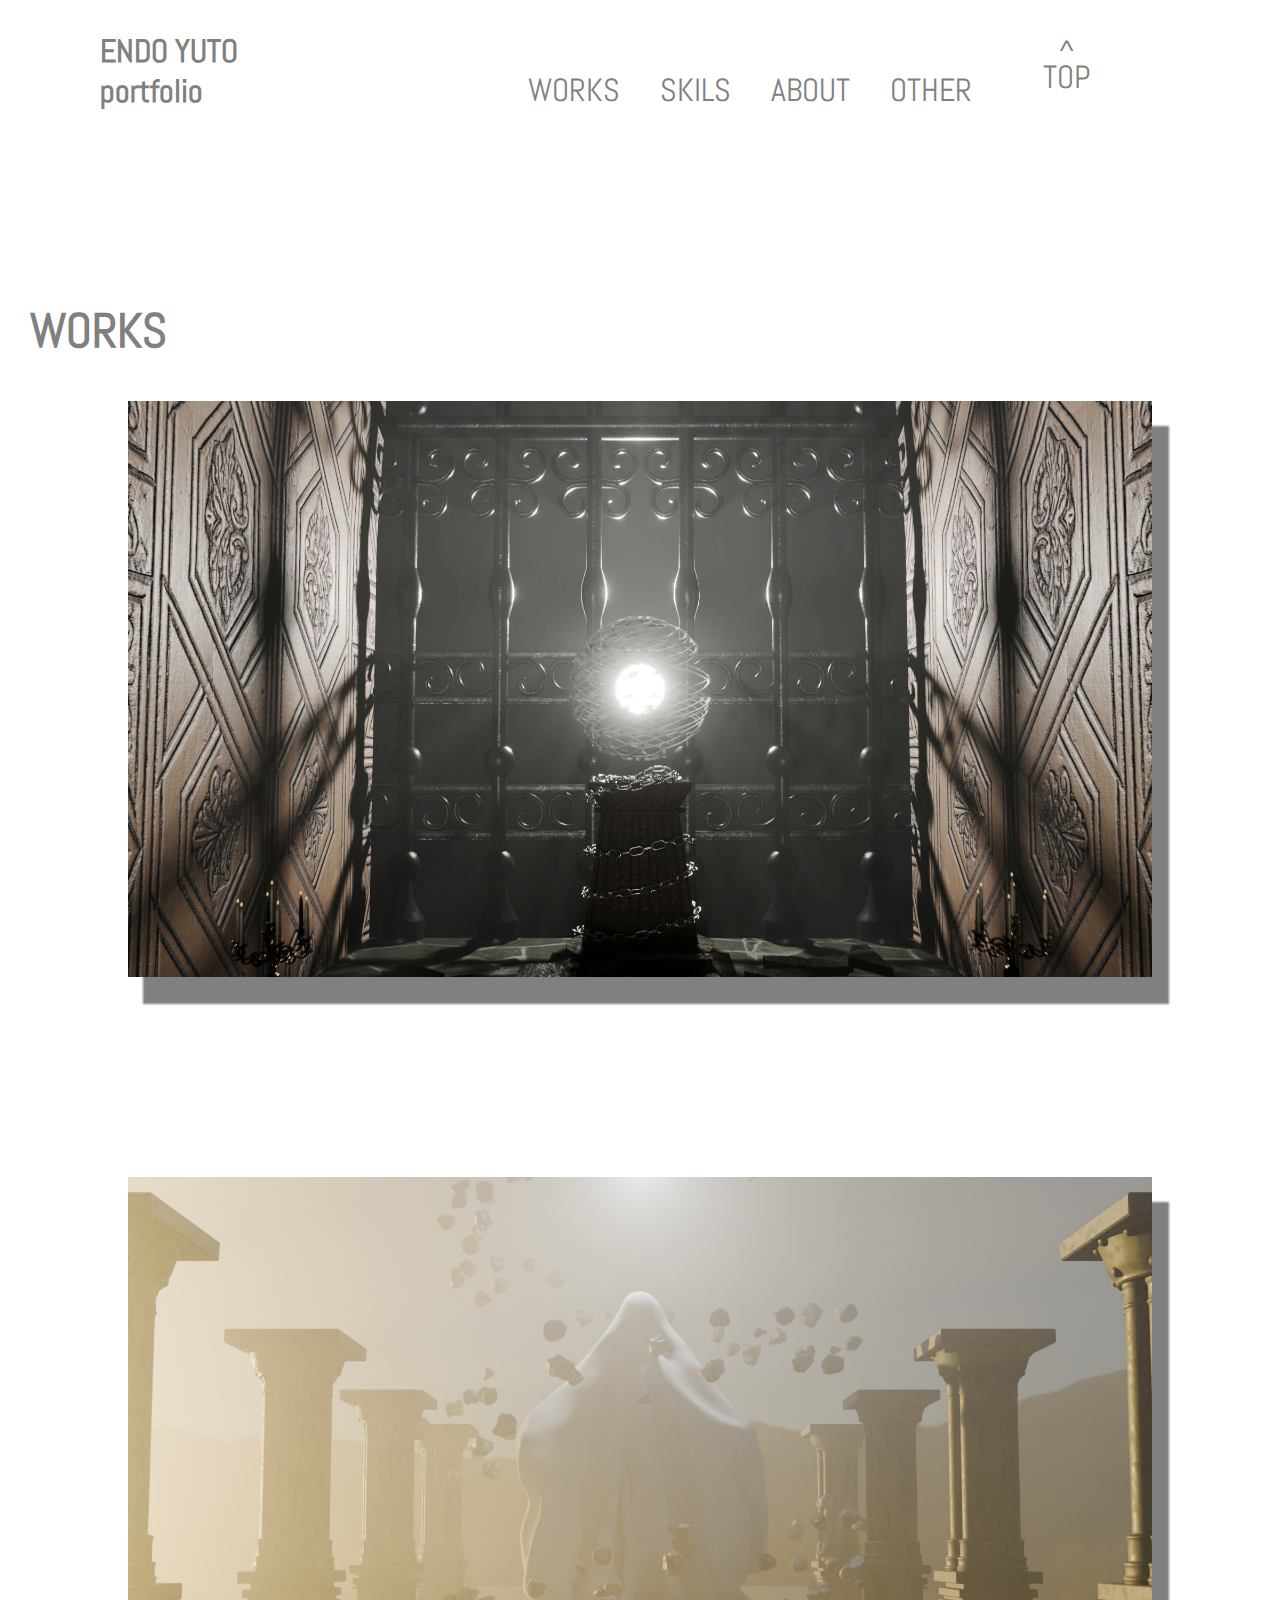
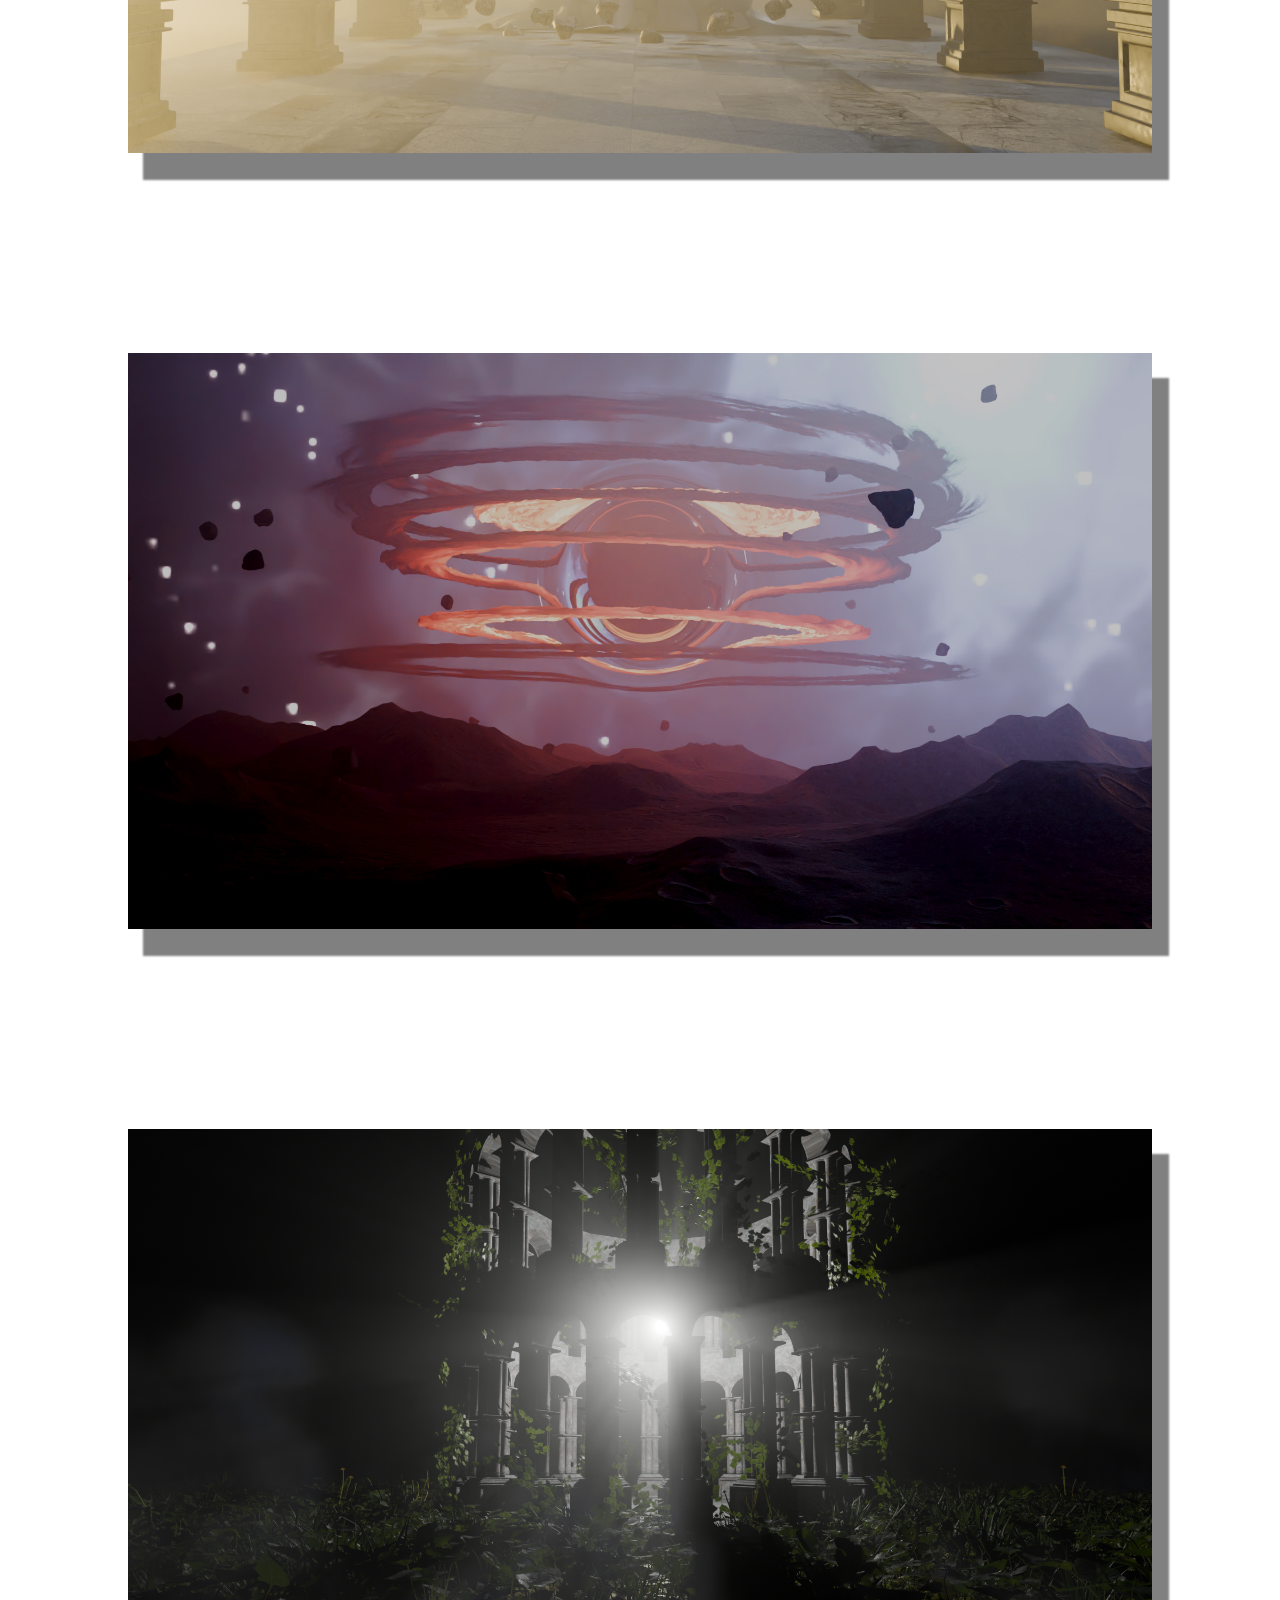
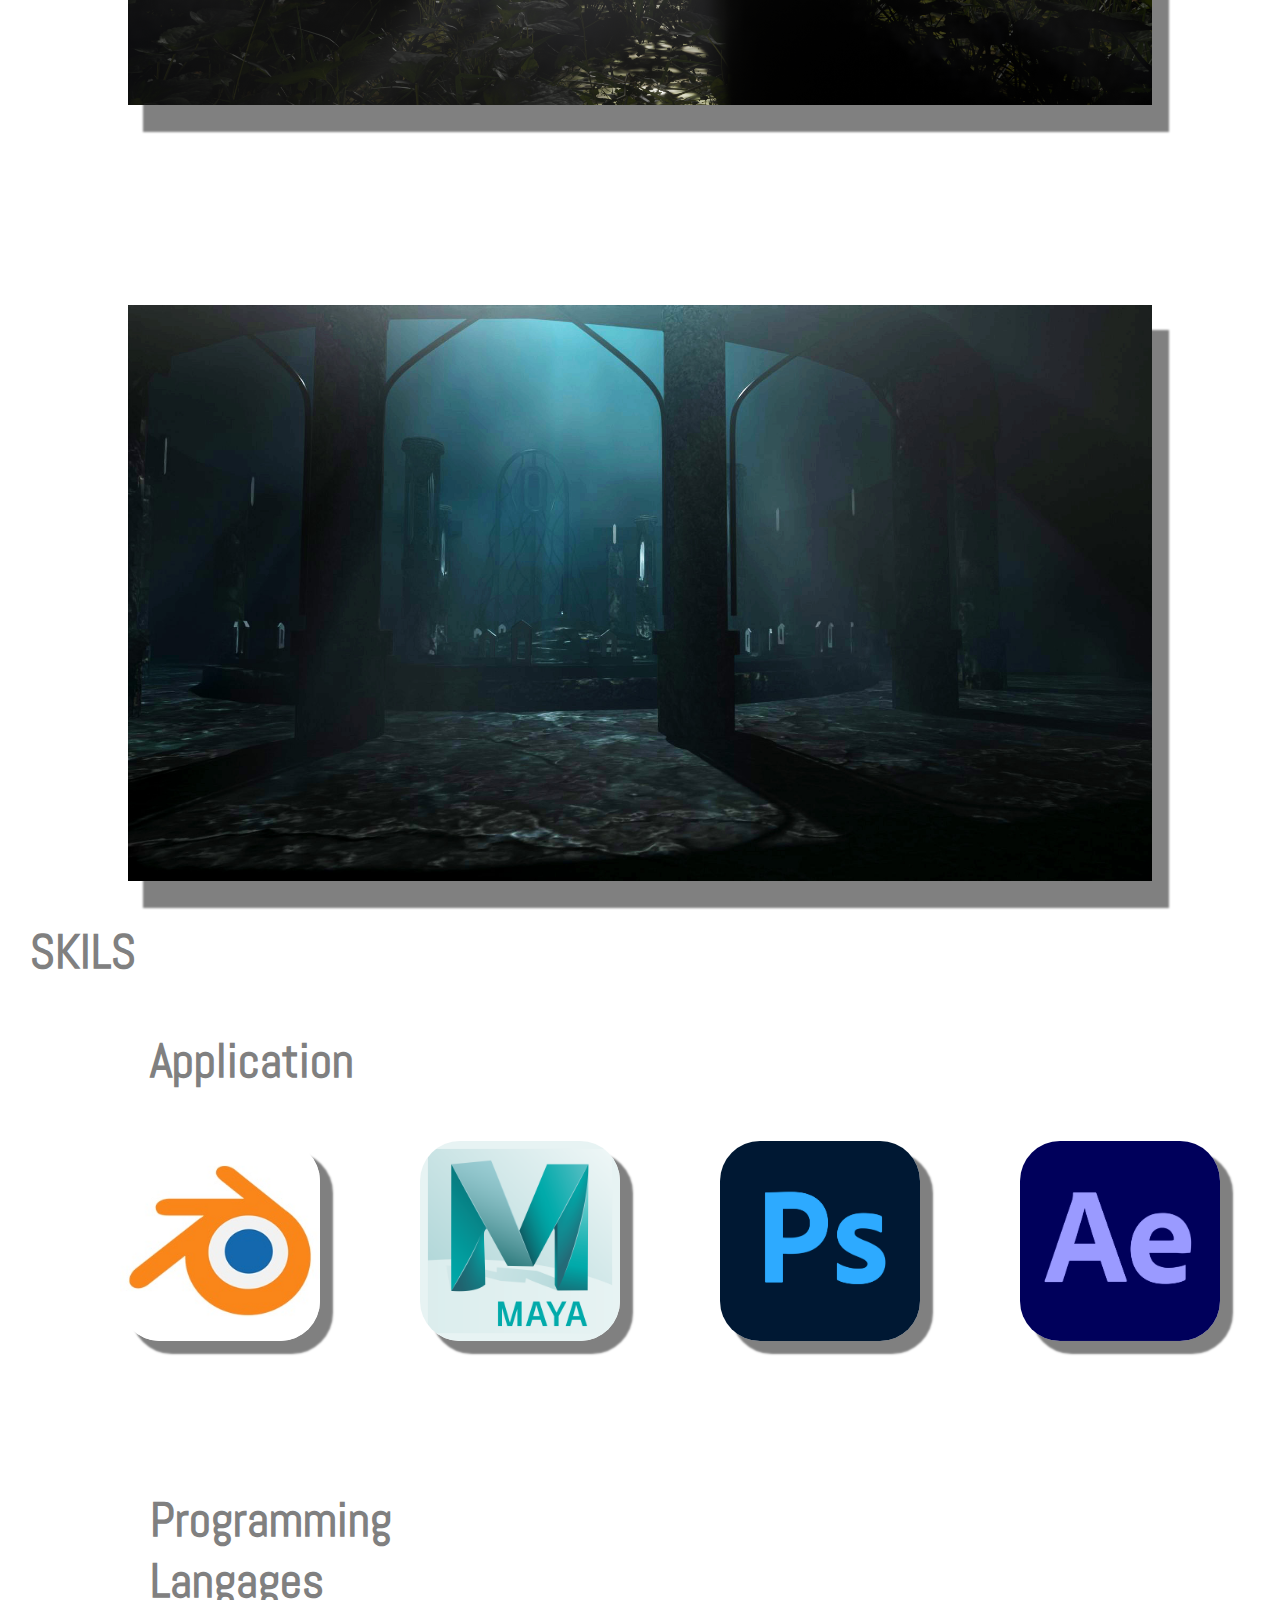
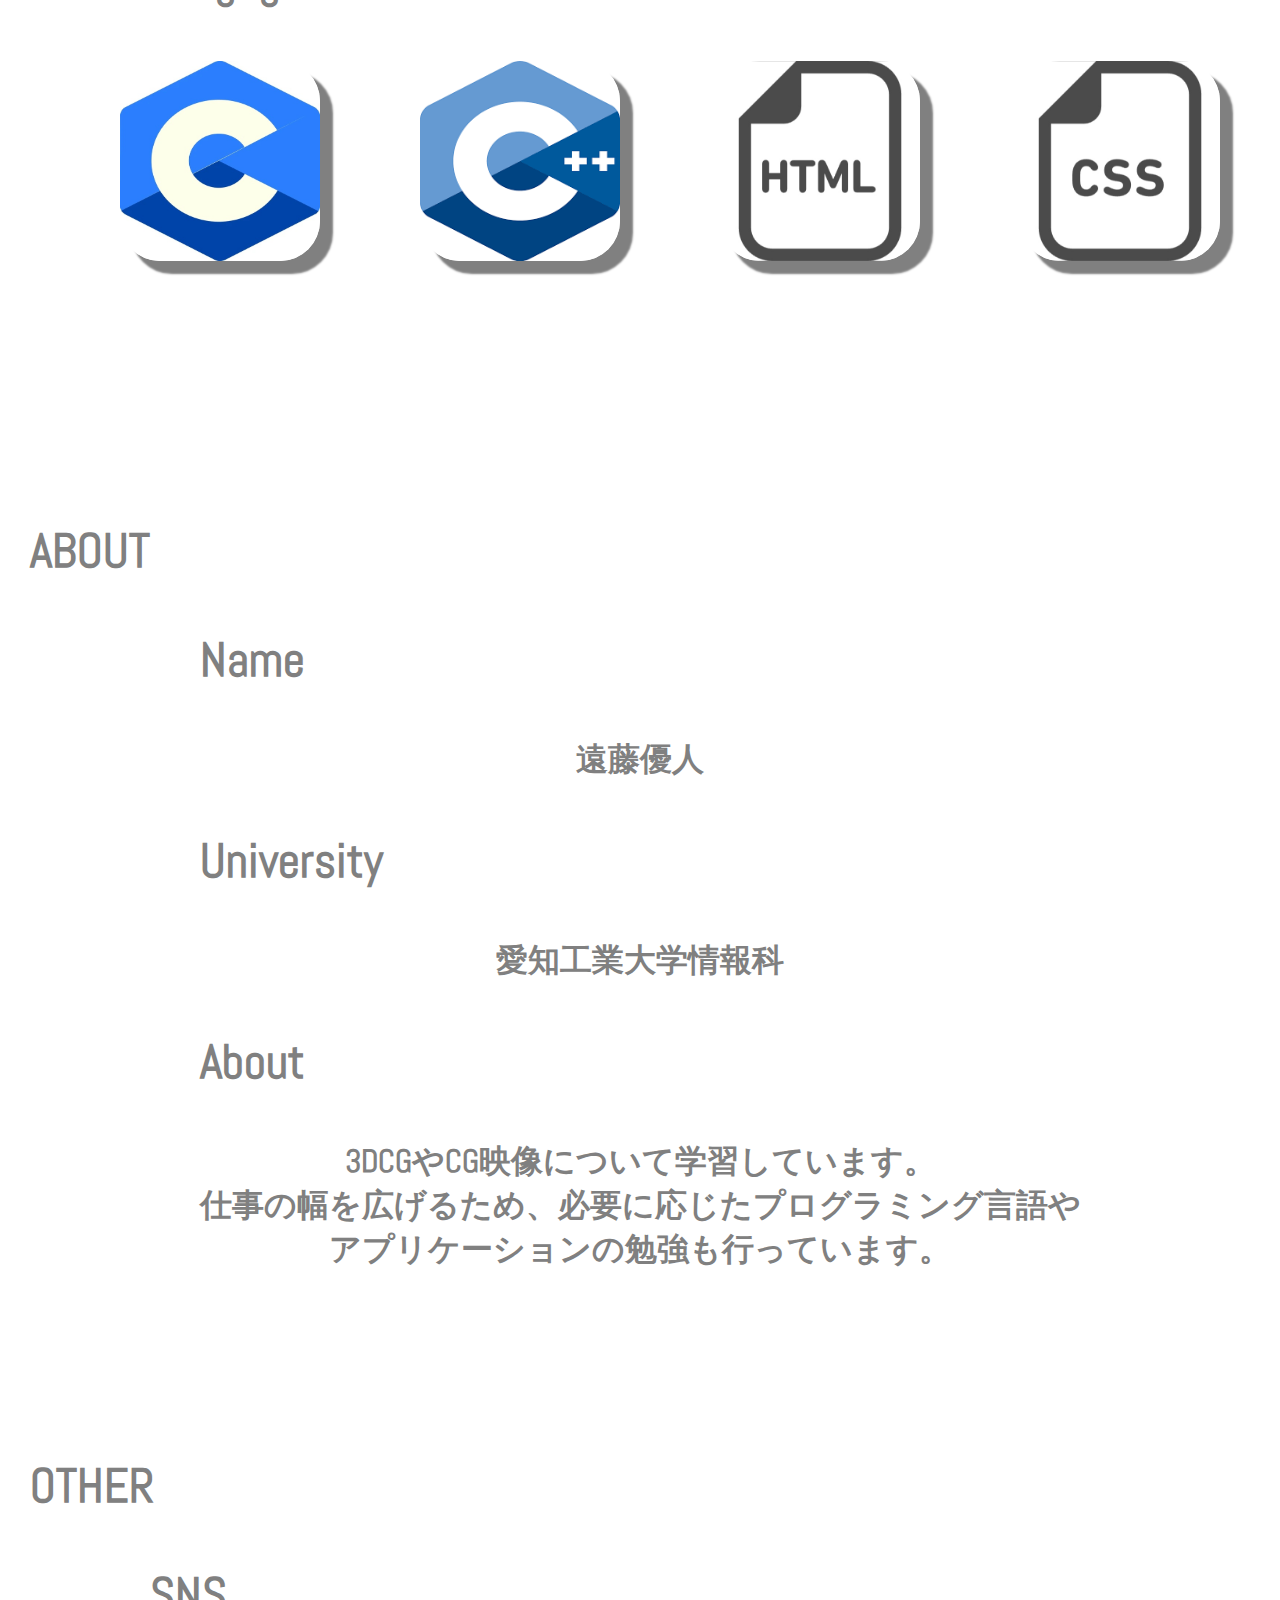
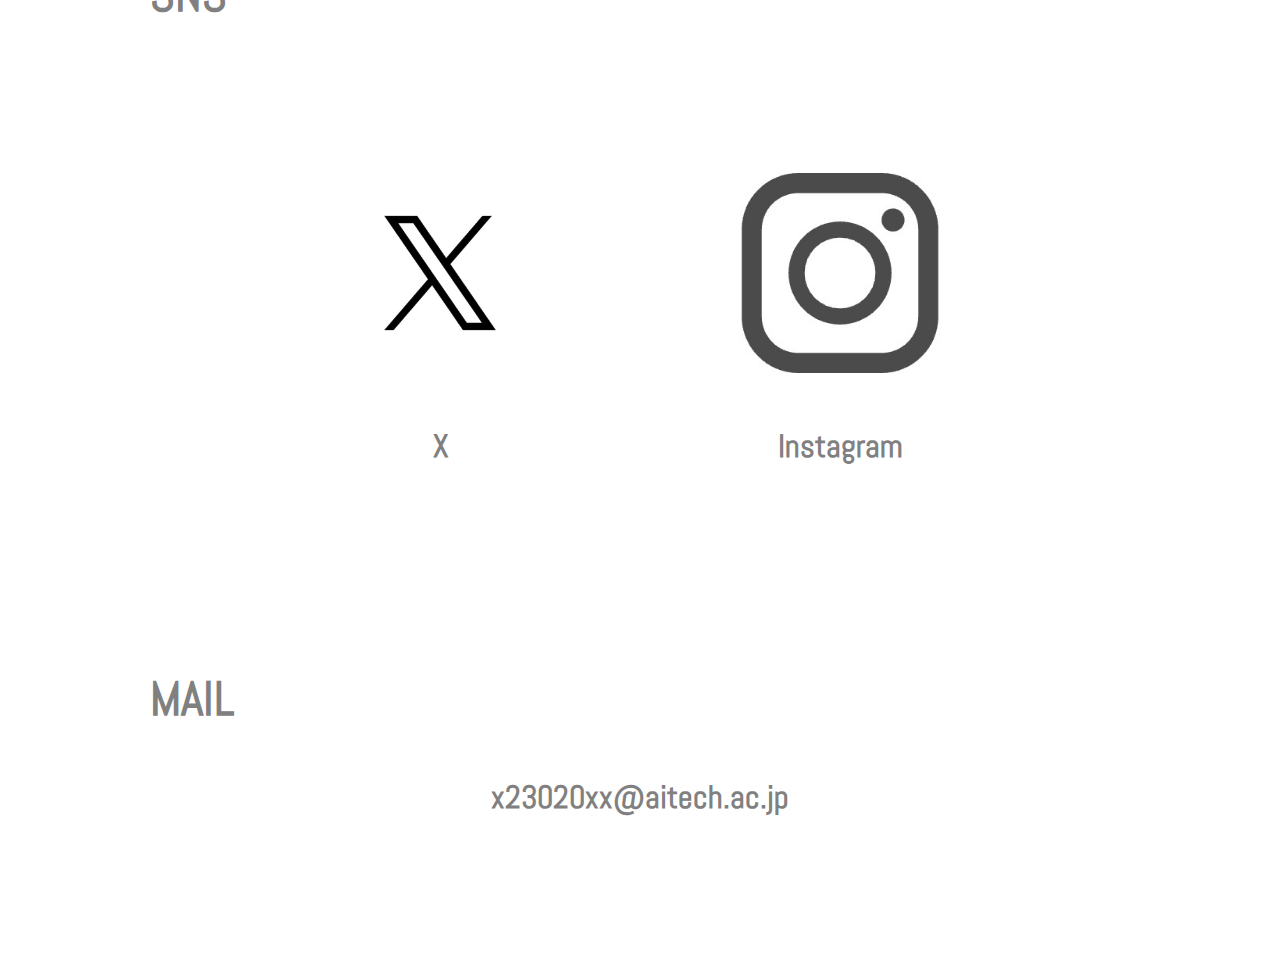
<file: index.html>
<html lang="ja">
<head>
  <meta charset="UTF-8">
  <meta name="viewport" content="width=device-width, initial-scale=1">
  <title>portfolio</title>
  <link rel="stylesheet" href="portfolio.css">
</head>
<body>
  <header>
      <h1>ENDO YUTO
        <br>portfolio
      </h1>

      <div id="section-indicator"></div>

      <div>
        <p><a href="index.html">WORKS</a></p>
        <p><a href="index.html#SKILS">SKILS</a></p>
        <p><a href="index.html#ABOUT">ABOUT</a></p>
        <p><a href="index.html#OTHER">OTHER</a></p>
      </div>
      <p class="menu"><a href="menu.html">≡</a></p>
      <p class="top"><a href="index.html">^<br>TOP</a></p>
  </header>

  <section id="WORKS">
      <h2>WORKS</h2>
      <div>
        <a href="works1.html">
          <img src="img/img1.JPG">
        </a>
      </div>
      <div>
        <a href="works2.html">
          <img src="img/img2.PNG">
        </a>
      </div>
      <div>
        <a href="works3.html">
          <img src="img/img3.JPG">
        </a>
      </div>
      <div>
        <a href="works4.html">
          <img src="img/img4.PNG">
        </a>
      </div>
      <div>
        <a href="works5.html">
          <img src="img/img5.JPG">
        </a>
      </div>
  </section>

  <section id="SKILS">
    <div class="space"></div>
      <h2>SKILS</h2>
    <h3>Application</h3>
    
    <div class="icon">
      <div class="icon-sub">
        <img src="logo/Blender.jpeg">
      </div>
      <div class="icon-sub">
        <img src="logo/maya.png">
      </div>
      <div class="icon-sub">
        <img src="logo/ps.png">
      </div>
      <div class="icon-sub">
        <img src="logo/ae.png">
      </div>
    </div>

    <h3>Programming Langages</h3>
    <div class="icon">
    <div class="icon-sub">
      <img src="logo/c.jpeg">
    </div>
    <div class="icon-sub">
      <img src="logo/cplus.png">
    </div>
    <div class="icon-sub">
      <img src="logo/HTMLアイコン.jpeg">
    </div>
    <div class="icon-sub">
      <img src="logo/CSSアイコン.jpeg">
    </div>  
  </div>
  </section>

  <section id="ABOUT">
    <div class="space"></div>
    <h2>ABOUT</h2>
    <h3>Name</h3>
    <h4>遠藤優人</h4>
    <h3>University</h3>
    <h4>愛知工業大学情報科</h4>
    <h3>About</h3>
    <h4>3DCGやCG映像について学習しています。
      <br>仕事の幅を広げるため、必要に応じたプログラミング言語や
      <br>アプリケーションの勉強も行っています。
    </h4>
  </section>

  <section id="OTHER">
    <div class="space"></div>
    <h2>OTHER</h2>
    <h3>SNS</h3>
    <div class="sns">
      <div>
        <img src="logo/X.jpeg">
        <a href="https://x.com/ena11_mir?s=21&t=9Sni3DsGE78fP-jD4GcuJw"><h5>X</h5></a>
      </div>
      <div>
        <img src="logo/instagram.jpeg">
        <a href="https://www.instagram.com/"><h5>Instagram</h5></a>
      </div>
    </div>
    <h3>MAIL</h3>
    <h4>x23020xx@aitech.ac.jp</h4>
    <div class="fspace"></div>
  </section>

  <script src="poryfolio.js"></script>
</body>
</file>
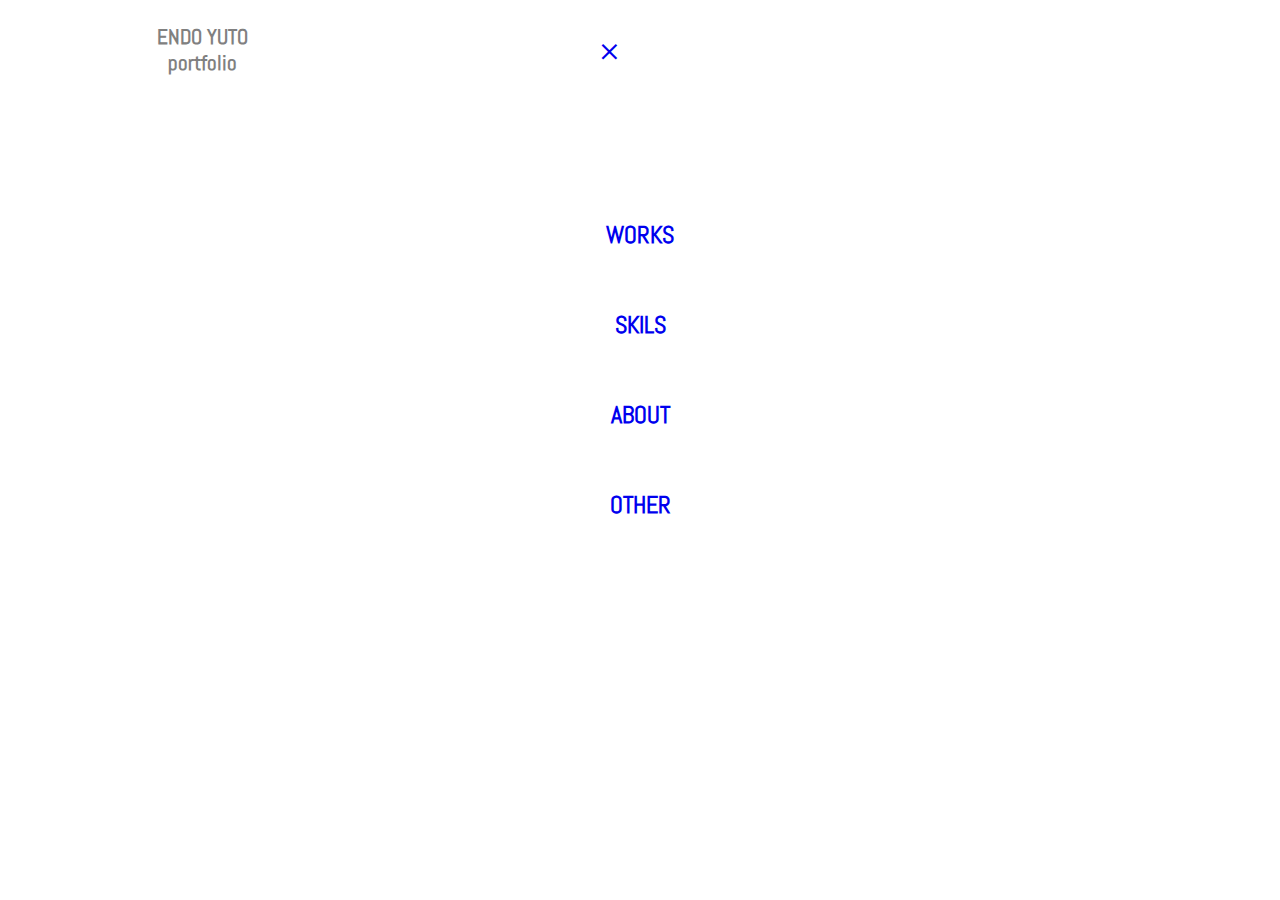
<file: menu.html>
<html lang="ja">
    <head>
      <meta charset="UTF-8">
      <meta name="viewport" content="width=device-width, initial-scale=1">
      <title>portfolio</title>
      <link rel="stylesheet" href="menu.css">
    </head>

    <body>
        <header>
              <h1>ENDO YUTO
                <br>portfolio
              </h1>
              <p class="menu"><a href="index.html">×</a></p>
        </header>
        <div>
            <a href="index.html"><h2>WORKS</h2></a>
            <a href="index.html#SKILS"><h2>SKILS</h2></a>
            <a href="index.html#ABOUT"><h2>ABOUT</h2></a>
            <a href="index.html#OTHER"><h2>OTHER</h2></a>
        </div>
    </body>
</file>
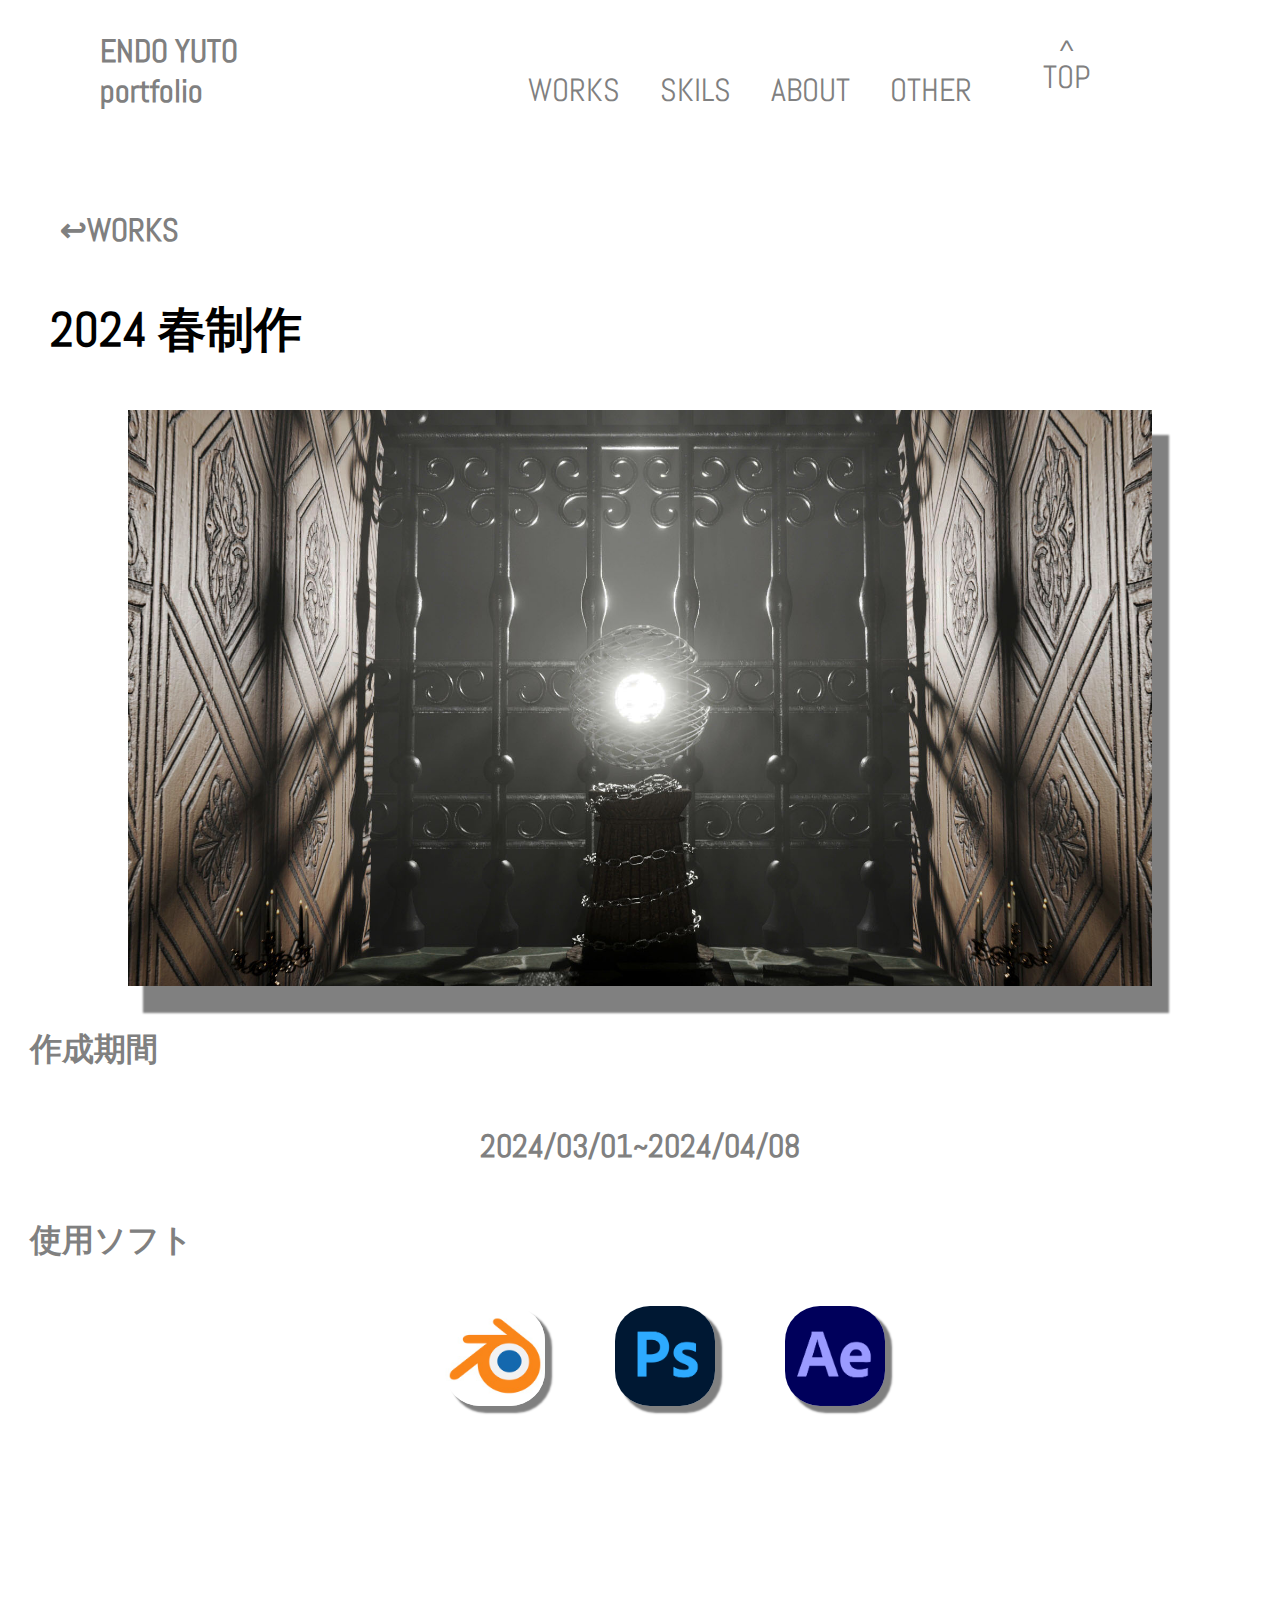
<file: works1.html>
<html lang="ja">
<head>
  <meta charset="UTF-8">
  <meta name="viewport" content="width=device-width, initial-scale=1">
  <title>portfolio</title>
  <link rel="stylesheet" href="works.css">
</head>
<body>
  <header>
      <h1>ENDO YUTO
        <br>portfolio
      </h1>
      <div>
        <p><a href="index.html">WORKS</a></p>
        <p><a href="index.html#SKILS">SKILS</a></p>
        <p><a href="index.html#ABOUT">ABOUT</a></p>
        <p><a href="index.html#OTHER">OTHER</a></p>
      </div>
      <p class="menu"><a href="menu.html">≡</a></p>
      <p class="top"><a href="index.html">^<br>TOP</a></p>
  </header>
  <section class="WORKS">
    <h2><a href="index.html">↩︎WORKS</a></h2>
      <h3>2024 春制作</h3>
      <div>
        <img src="img/img1.JPG">
      </div>
      <h4>作成期間</h4>
      <h5>2024/03/01~2024/04/08</h5>
      <h4>使用ソフト</h4>
      <div class="icon">
        <img src="logo/Blender.jpeg">
        <img src="logo/ps.png">
        <img src="logo/ae.png">
      </div>
  </section>
  <div class="space"></div>

</body>
</file>
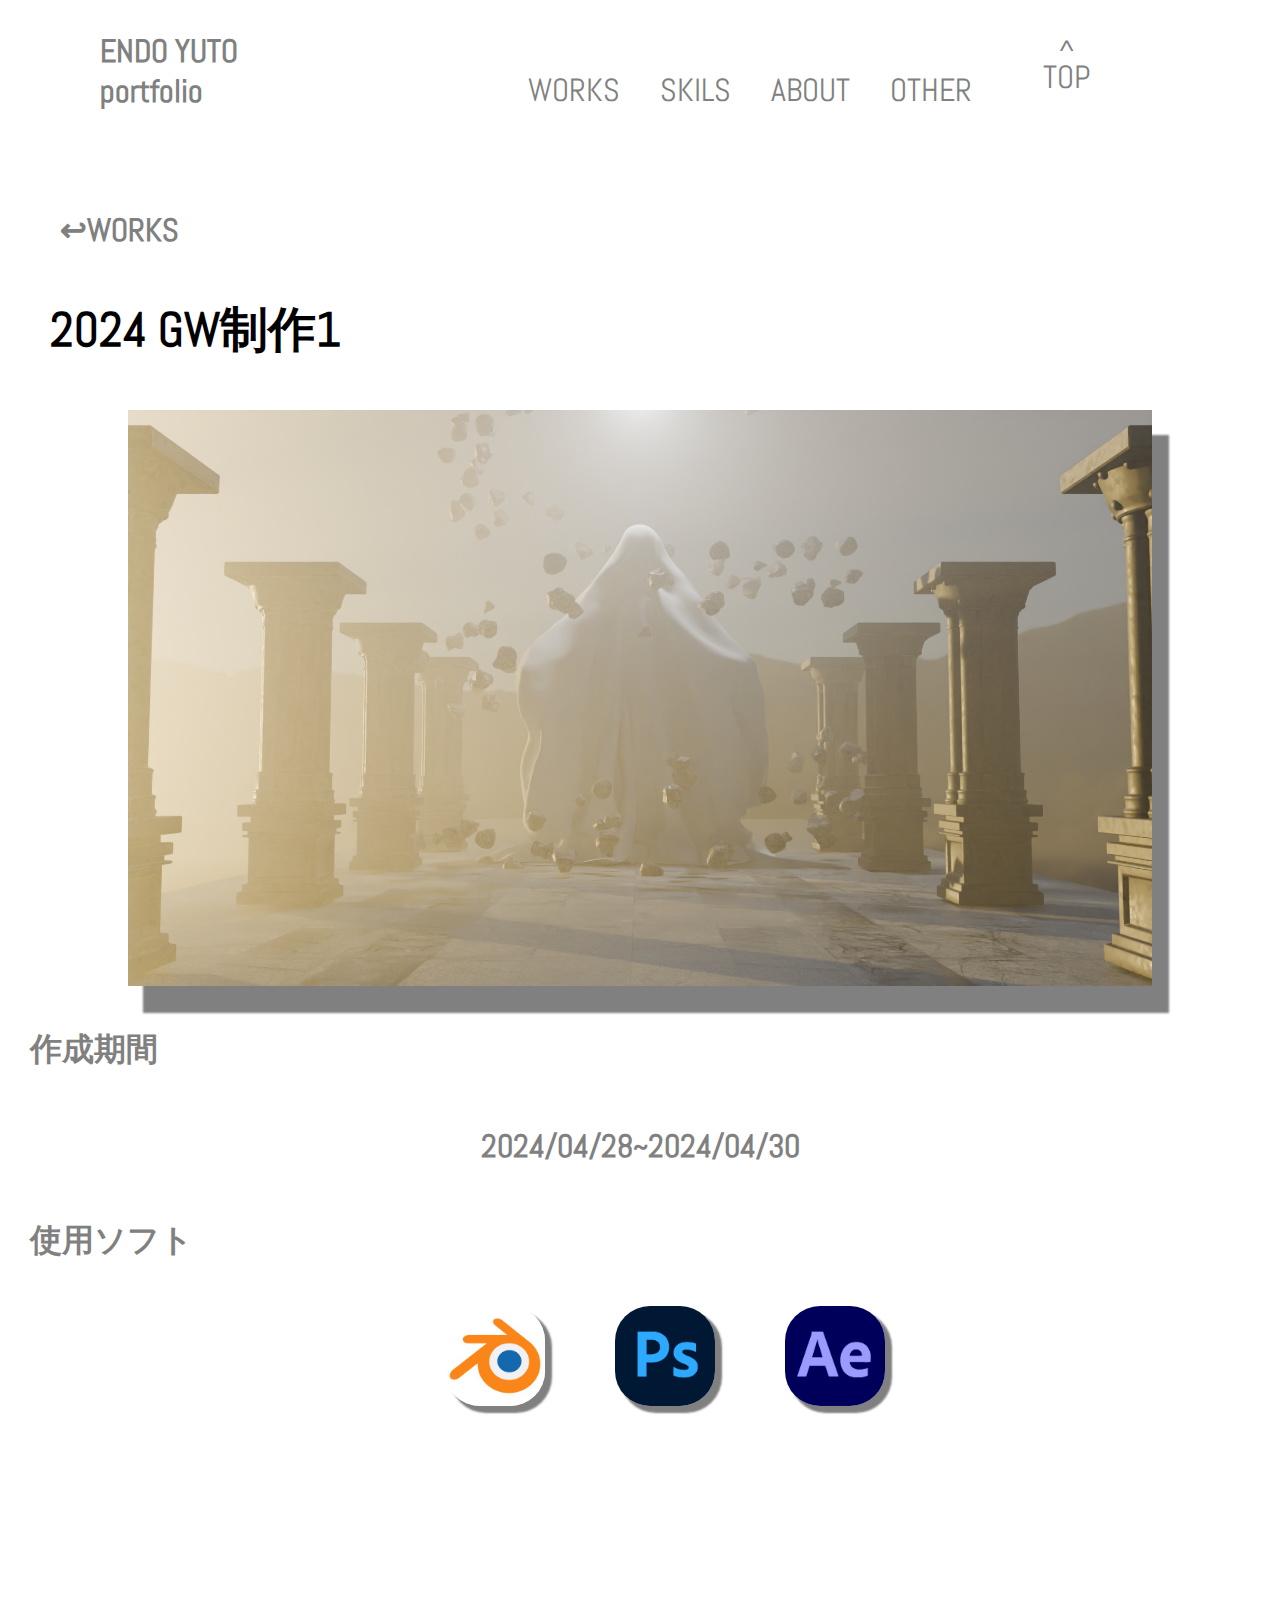
<file: works2.html>
<html lang="ja">
<head>
  <meta charset="UTF-8">
  <meta name="viewport" content="width=device-width, initial-scale=1">
  <title>portfolio</title>
  <link rel="stylesheet" href="works.css">
</head>
<body>
  <header>
      <h1>ENDO YUTO
        <br>portfolio
      </h1>
      <div>
        <p><a href="index.html">WORKS</a></p>
        <p><a href="index.html#SKILS">SKILS</a></p>
        <p><a href="index.html#ABOUT">ABOUT</a></p>
        <p><a href="index.html#OTHER">OTHER</a></p>
      </div>
      <p class="menu"><a href="menu.html">≡</a></p>
      <p class="top"><a href="index.html">^<br>TOP</a></p>
  </header>
  <section class="WORKS">
    <h2><a href="index.html">↩︎WORKS</a></h2>
      <h3>2024 GW制作1</h3>
      <div>
        <img src="img/img2.PNG">
      </div>
      <h4>作成期間</h4>
      <h5>2024/04/28~2024/04/30</h5>
      <h4>使用ソフト</h4>
      <div class="icon">
        <img src="logo/Blender.jpeg">
        <img src="logo/ps.png">
        <img src="logo/ae.png">
      </div>
  </section>
  <div class="space"></div>

</body>
</file>
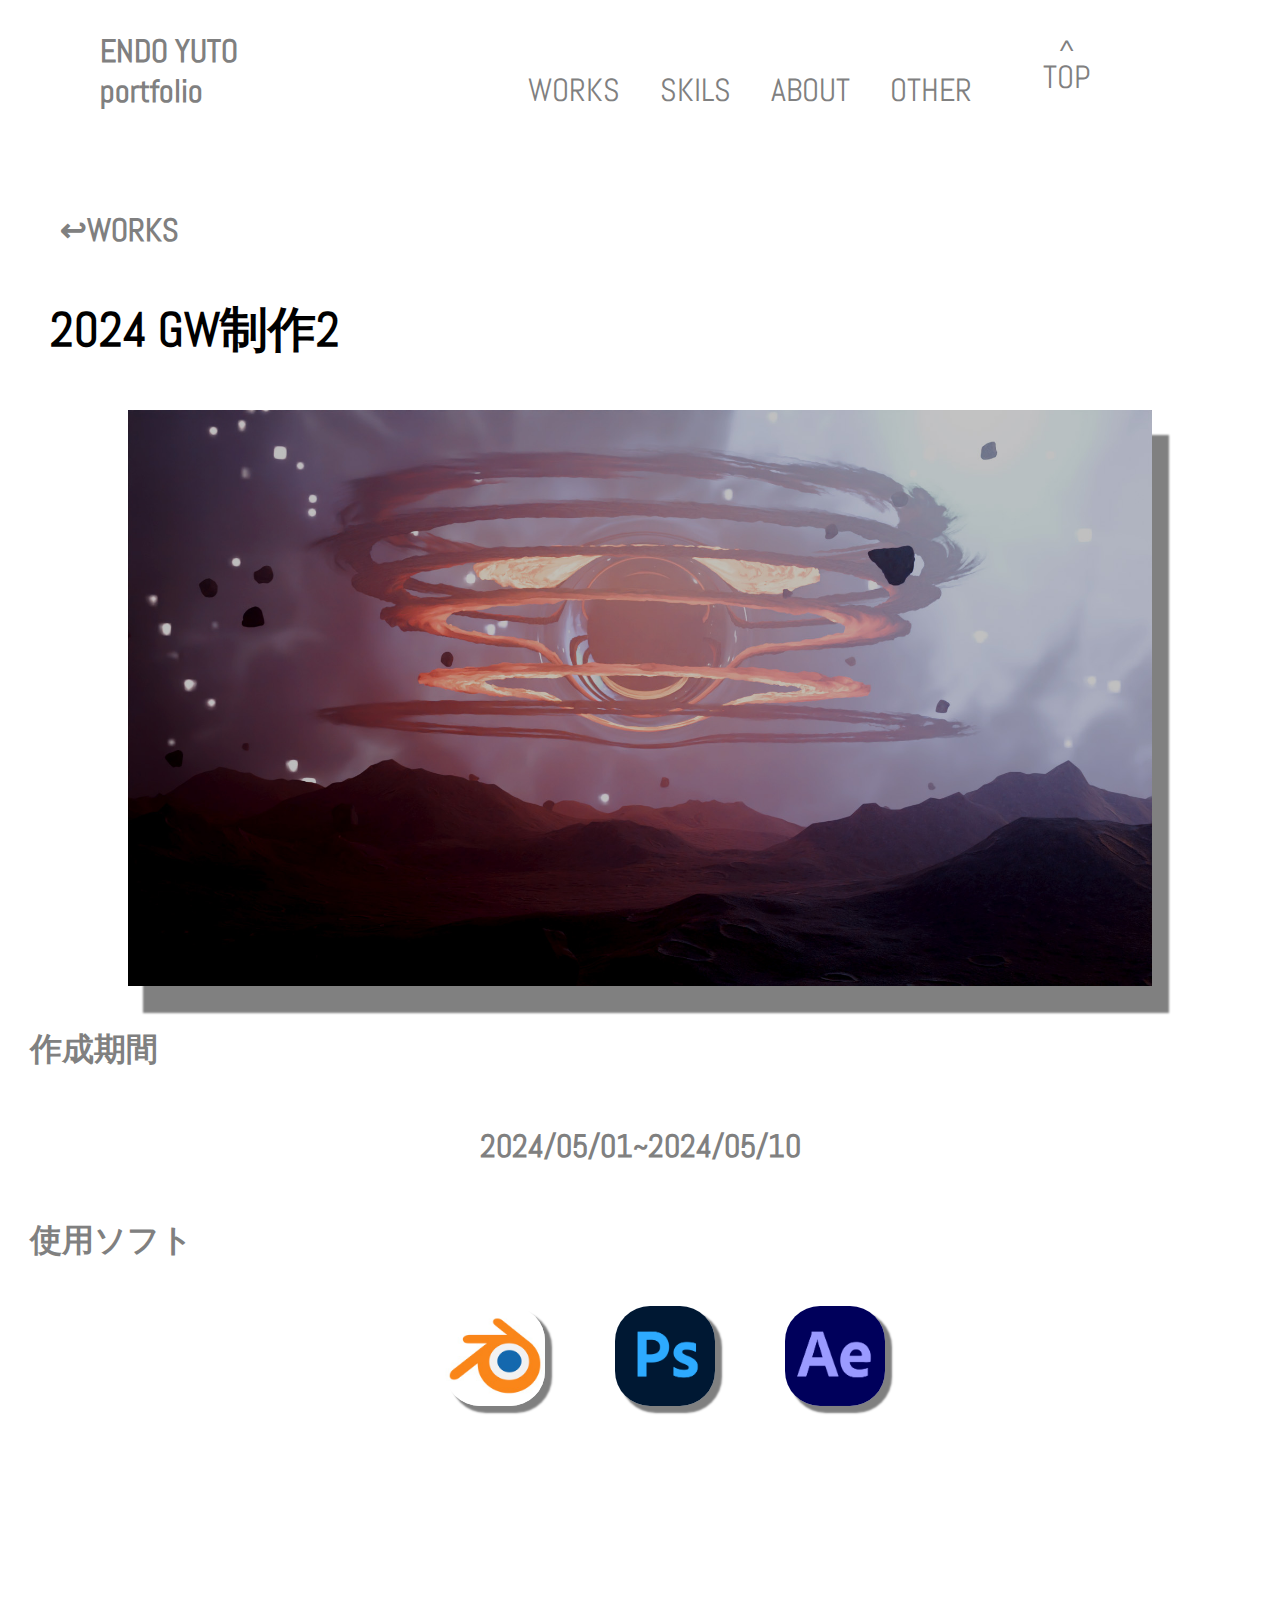
<file: works3.html>
<html lang="ja">
<head>
  <meta charset="UTF-8">
  <meta name="viewport" content="width=device-width, initial-scale=1">
  <title>portfolio</title>
  <link rel="stylesheet" href="works.css">
</head>
<body>
  <header>
      <h1>ENDO YUTO
        <br>portfolio
      </h1>
      <div>
        <p><a href="index.html">WORKS</a></p>
        <p><a href="index.html#SKILS">SKILS</a></p>
        <p><a href="index.html#ABOUT">ABOUT</a></p>
        <p><a href="index.html#OTHER">OTHER</a></p>
      </div>
      <p class="menu"><a href="menu.html">≡</a></p>
      <p class="top"><a href="index.html">^<br>TOP</a></p>
  </header>
  <section class="WORKS">
    <h2><a href="index.html">↩︎WORKS</a></h2>
      <h3>2024 GW制作2</h3>
      <div>
        <img src="img/img3.JPG">
      </div>
      <h4>作成期間</h4>
      <h5>2024/05/01~2024/05/10</h5>
      <h4>使用ソフト</h4>
      <div class="icon">
        <img src="logo/Blender.jpeg">
        <img src="logo/ps.png">
        <img src="logo/ae.png">
      </div>
  </section>
  <div class="space"></div>

</body>
</file>
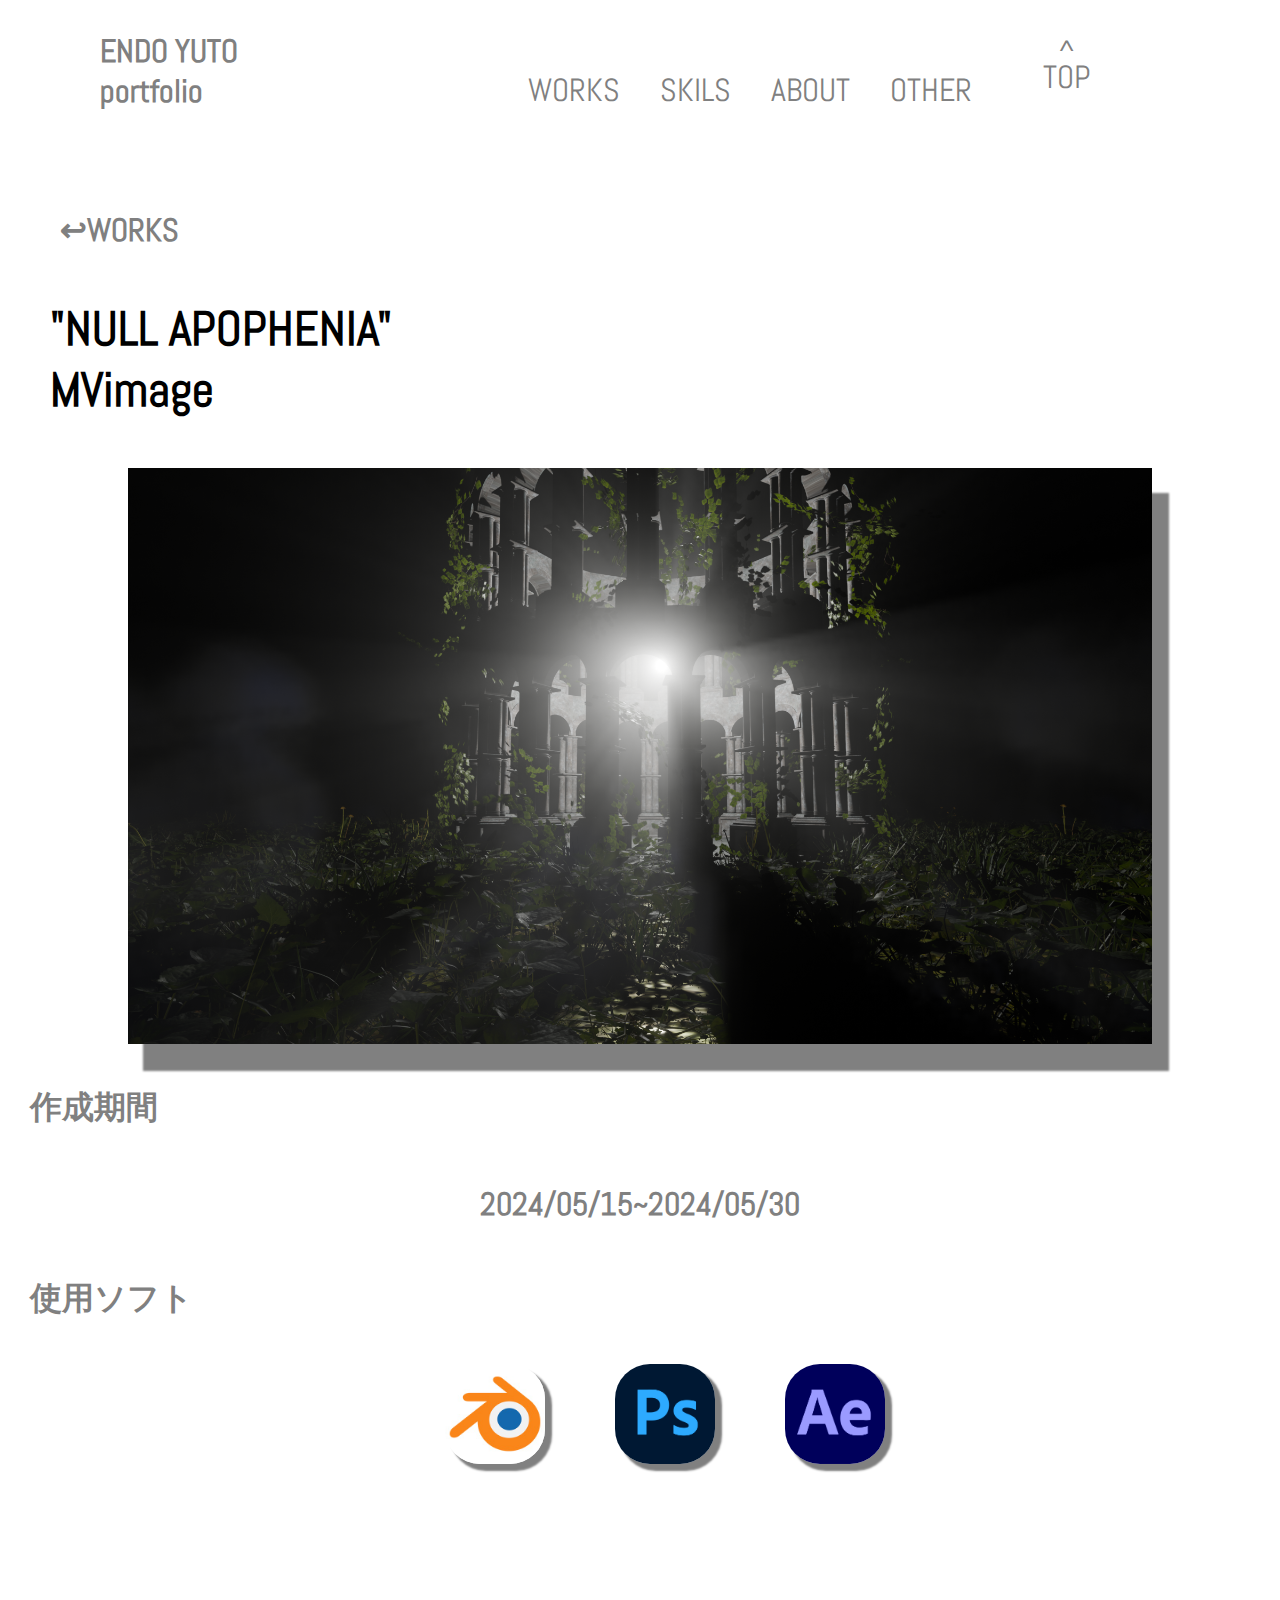
<file: works4.html>
<html lang="ja">
<head>
  <meta charset="UTF-8">
  <meta name="viewport" content="width=device-width, initial-scale=1">
  <title>portfolio</title>
  <link rel="stylesheet" href="works.css">
</head>
<body>
  <header>
      <h1>ENDO YUTO
        <br>portfolio
      </h1>
      <div>
        <p><a href="index.html">WORKS</a></p>
        <p><a href="index.html#SKILS">SKILS</a></p>
        <p><a href="index.html#ABOUT">ABOUT</a></p>
        <p><a href="index.html#OTHER">OTHER</a></p>
      </div>
      <p class="menu"><a href="menu.html">≡</a></p>
      <p class="top"><a href="index.html">^<br>TOP</a></p>
  </header>
  <section class="WORKS">
    <h2><a href="index.html">↩︎WORKS</a></h2>
      <h3>"NULL APOPHENIA" MVimage</h3>
      <div>
        <img src="img/img4.PNG">
      </div>
      <h4>作成期間</h4>
      <h5>2024/05/15~2024/05/30</h5>
      <h4>使用ソフト</h4>
      <div class="icon">
        <img src="logo/Blender.jpeg">
        <img src="logo/ps.png">
        <img src="logo/ae.png">
      </div>
  </section>
  <div class="space"></div>

</body>
</file>
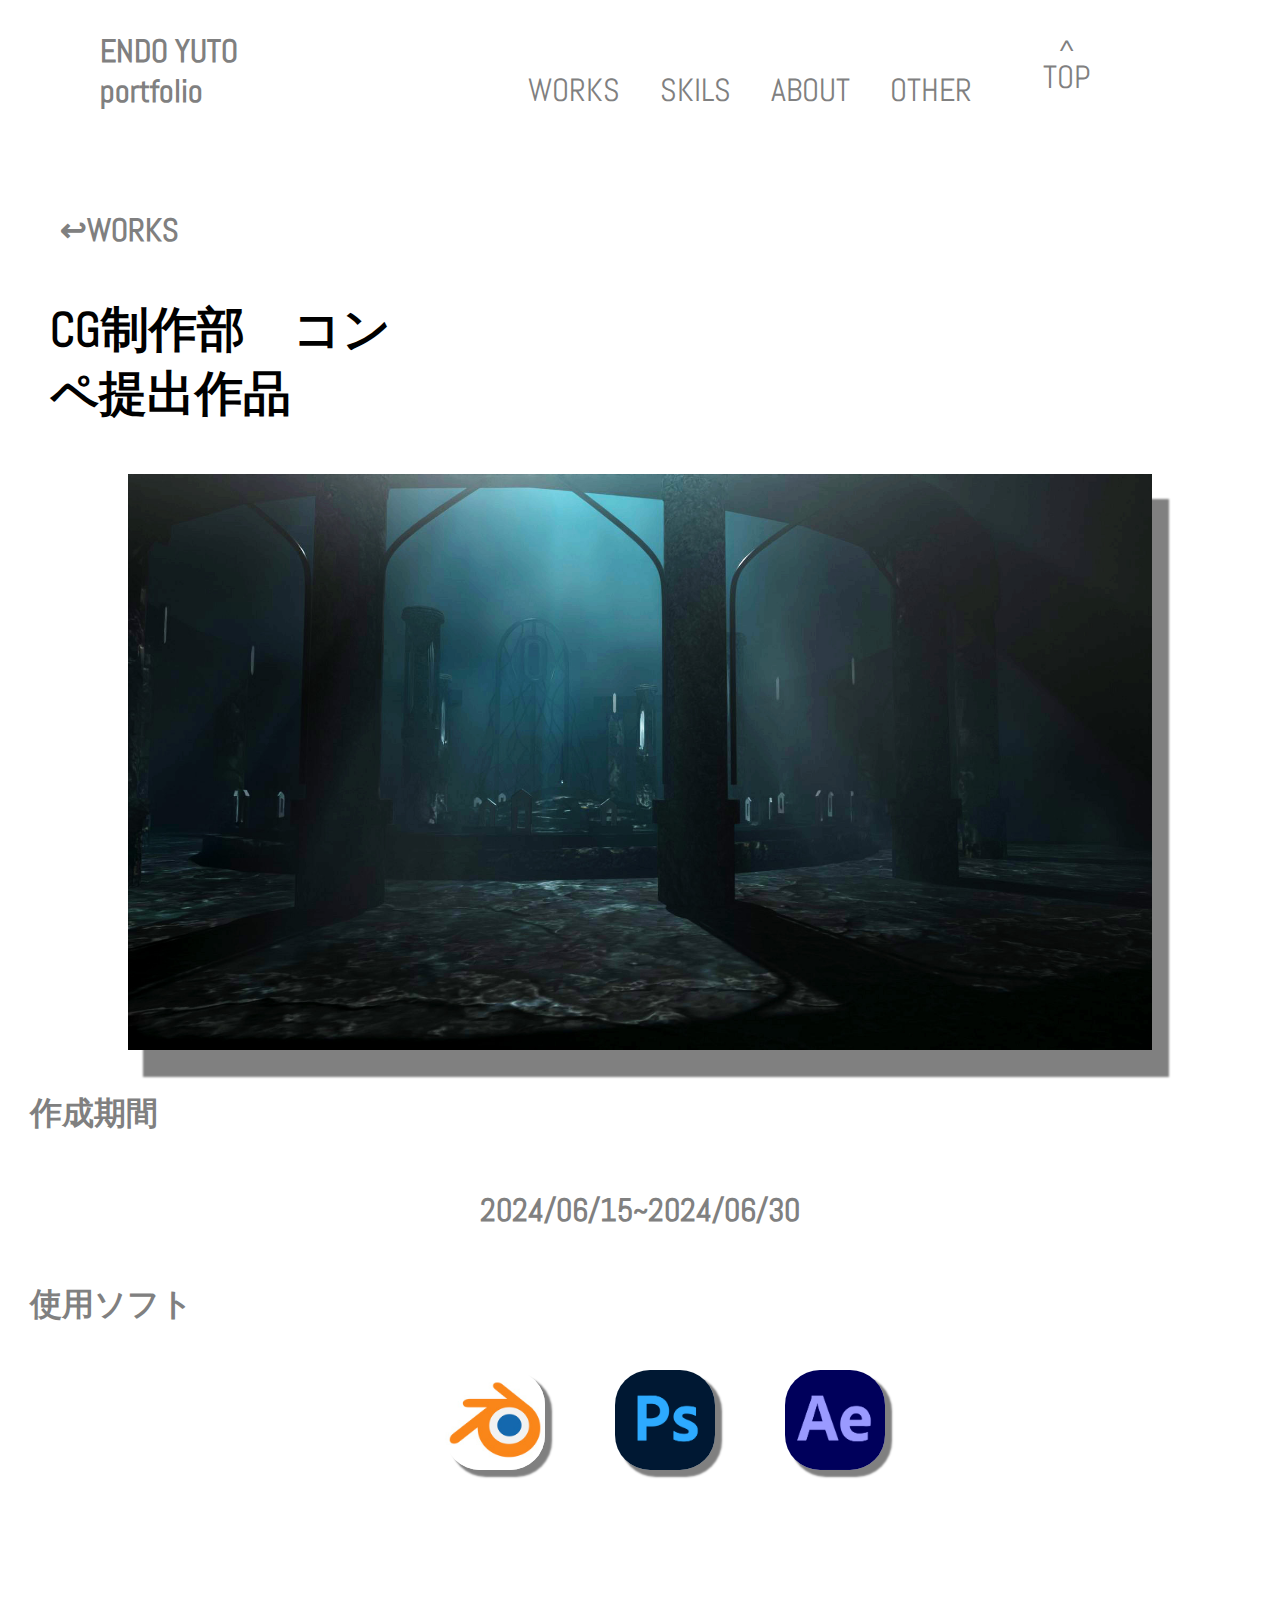
<file: works5.html>
<html lang="ja">
<head>
  <meta charset="UTF-8">
  <meta name="viewport" content="width=device-width, initial-scale=1">
  <title>portfolio</title>
  <link rel="stylesheet" href="works.css">
</head>
<body>
  <header>
      <h1>ENDO YUTO
        <br>portfolio
      </h1>
      <div>
        <p><a href="index.html">WORKS</a></p>
        <p><a href="index.html#SKILS">SKILS</a></p>
        <p><a href="index.html#ABOUT">ABOUT</a></p>
        <p><a href="index.html#OTHER">OTHER</a></p>
      </div>
      <p class="menu"><a href="menu.html">≡</a></p>
      <p class="top"><a href="index.html">^<br>TOP</a></p>
  </header>
  <section class="WORKS">
    <h2><a href="index.html">↩︎WORKS</a></h2>
      <h3>CG制作部　コンペ提出作品</h3>
      <div>
        <img src="img/img5.JPG">
      </div>
      <h4>作成期間</h4>
      <h5>2024/06/15~2024/06/30</h5>
      <h4>使用ソフト</h4>
      <div class="icon">
        <img src="logo/Blender.jpeg">
        <img src="logo/ps.png">
        <img src="logo/ae.png">
      </div>
  </section>
  <div class="space"></div>

</body>
</file>
<file: portfolio.css>
@import url('https://fonts.googleapis.com/css2?family=Abel&display=swap');


body {
    margin: 0;
    color: gray;
    font-family: "Abel", sans-serif;
  font-weight: 400;
  font-style: normal;
}

header {
    display: flex;
    margin: 0;
    padding: 0;
    position: fixed;
    height: 100px;
    width: 100%;
    background-color: #fff;
    z-index: 1000;
}

#section-indicator {
    position: fixed;
    top: 100px; /* ヘッダーの下に固定 */
    left: 10px;
    width: 100%;
    font-size: 1.5rem;
    background-color: #fff;
    z-index: 999;
    display: none; /* デフォルトでは非表示 */
}


header div {
    display: none;
}

a {
    text-decoration: none;
}

a::after {
    text-decoration: none;
}

.menu {
    top: 0;
    padding-left: 120px;
    width: 50px;
    font-size: 2rem;
    position: relative;
    text-align: center;
}

.top {
    top: 30px;
    width: 50px;
    height: 48px;
    font-size: 1rem;
    line-height: 10px;
    position: relative;
    text-align: center;
}

h1 {
    padding: 10px;
    width: 30%;
    font-size: 1.3rem;
    text-align: center;
}

h2 {
    position: relative;
    left: 10px;
    width: 30%;
}

h3 {
    width: 30%;
    padding-left: 50px;
}

h4 {
    font-size: 0.8rem;
    text-align: center;
}

h5 {
    text-align: center;
}

.space {
    width: 100%;
    height: 80px;
}

#WORKS {
    position: relative;
    top: 100px;
    height: auto;
    width: 100%;
}

#WORKS div {
    width: 100%;
    height:auto;
    margin-bottom: 50px;
    text-align: center;
}

#WORKS div h2 {
    text-align: center;
    margin: 0;
    padding-left: 5px;
    font-size: 0.8rem;
    width: 100%;
    background-color: #fff;
} 

#WORKS img {
    width: 80%;
    object-fit: cover;
    max-width: 100%;
    box-shadow: 8px 13px 2px 1px gray;
}

#SKILS {
    position: relative;
    height: auto;
}

.icon {
    display: grid;
    grid-template-columns: repeat(auto-fill, 150px);
    justify-content: center;
    align-items: center;
    width: 100%;
    margin-bottom: 20px;
}

.icon-sub {
    width: 100px;
    height: 100px;
    text-align: center;
    align-items: center;
    object-position: center;
    position: relative;
    left: 30px;
}

.icon img {
    width: 80px;
    height: 80px;
    border-radius: 15px;
    box-shadow: 6px 6px 2px 1px gray;
}

#ABOUT {
    height: 400px;
}

#OTHER {
    position: relative;
    height: 400px;
}
.sns {
    display: flex;
    width: 100%;
    justify-content: center;
    align-items: center;

}
.sns div {
    margin: 20px;
}

.sns img {
    width: 80px;
    height: 80px;
}

.fspace {
    height: 200px;
}

@media (min-width:768px) {
    body {
        margin: 0;
        color: gray;
        font-family: "Abel", sans-serif;
      font-weight: 400;
      font-style: normal;
    }
    
    header {
        margin: 0;
        padding: 0;
        position: fixed;
        height: 20%;
        width: 100%;
        background-color: #fff;
        z-index: 1000;
    }

    #section-indicator {
        position: fixed;
        top: 15%; /* ヘッダーの下に固定 */
        left: 30px;
        width: 100%;
        height: 8%;
        font-size: 3rem;
        background-color: #fff;
        z-index: 999;
        display: none; /* デフォルトでは非表示 */
        text-align: left;
    }

    header div {
        display: flex;
        width: 40%;
        text-align: center;
        justify-content: center;
        align-items: center;
    }

    header div p {
        padding: 20px;
        font-size: 3rem;
    }
    
    a {
        font-size: 2rem;
        text-decoration: none;
        color: gray;
    }
    
    a::after {
        text-decoration: none;
    }
    
    .menu {
        display: none;
    }
    
    .top {
        position: relative;
        top: -18px;
        width: 100px;
        height: 48px;
        font-size: 3rem;
        line-height: 25px;
        position: relative;
        text-align: center;
        padding: 10px;
    }
    
    h1 {
        padding-left: 100px;
        width: 30%;
        font-size: 2rem;
        text-align: left;
    }
    
    h2 {
        position: relative;
        font-size: 3rem;
        left: 30px;
    }
    
    h3 {
        position: relative;
        width: 30%;
        font-size: 3rem;
        left: 100px;
    }
    
    h4 {
        font-size: 2rem;
        text-align: center;
    }
    
    h5 {
        font-size: 2rem;
        text-align: center;
    }
    
    .space {
        width: 100%;
        height: 100px;
    }
    
    #WORKS {
        position: relative;
        top: 300px;
        height: auto;
    }
    
    #WORKS div {
        width: 100%;
        height: auto;
        margin-bottom: 200px;
        text-align: center;
    }
    
    #WORKS div h2 {
        text-align: center;
        margin: 0;
        padding-left: 5px;
        font-size: 0.8rem;
        width: 100%;
        background-color: #fff;
    } 
    
    #WORKS img {
        width: 80%;
        object-fit: cover;
        max-width: 100%;
        box-shadow: 16px 26px 2px 1px gray;
    }
    
    #SKILS {
        position: relative;
        width: 100%;
        height: auto;
    }
    
    .icon {
        display: flex;
        width: 100%;
        margin-top: 50px;
        text-align: center;
    }

    .icon-sub {
        width: 300px;
        height: 300px;
        text-align: center;
        align-items: center;
        object-position: center;
        position: relative;
        left: 30px;
    }
    
    .icon img {
        width: 200px;
        height: 200px;
        border-radius: 40px;
        box-shadow: 12px 12px 2px 1px gray;
    }
    
    #ABOUT {
        height: auto;
    }
    
    #ABOUT h3 {
        padding-left: 100px;
    }
    #OTHER {
        position: relative;
        height: auto;
    }
    .sns {
        display: flex;
        width: 100%;
        justify-content: center;
        align-items: center;
    
    }
    .sns div {
        margin: 100px;
    }
    
    .sns img {
        width: 200px;
        height: 200px;
    }
    
    .fspace {
        height: 100px;
    }
    
}
</file>
<file: menu.css>
@import url('https://fonts.googleapis.com/css2?family=Abel&display=swap');

body {
    margin: 0;
    color: gray;
    font-family: "Abel", sans-serif;
  font-weight: 400;
  font-style: normal;
}

header {
    display: flex;
    margin: 0;
    padding: 0;
    position: fixed;
    height: 100px;
    width: 100%;
    background-color: #fff;
    z-index: 1000;
}

a {
    text-decoration: none;
}

.menu {
    position: absolute;
    top: 0;
    padding-left: 180px;
    width: 50px;
    font-size: 2rem;
    position: relative;
    text-align: center;
}

h1 {
    padding: 10px;
    width: 30%;
    font-size: 1.3rem;
    text-align: center;
}

div {
    position: absolute;
    top: 180px;
    text-align: center;
    width: 100%;
    line-height: 70px;
}
</file>
<file: works.css>
@import url('https://fonts.googleapis.com/css2?family=Abel&display=swap');

body {
    margin: 0;
    color: gray;
    font-family: "Abel", sans-serif;
  font-weight: 400;
  font-style: normal;
}

header {
    display: flex;
    margin: 0;
    padding: 0;
    position: fixed;
    height: 100px;
    width: 100%;
    background-color: #fff;
    z-index: 1000;
}

header div {
    display: none;
}

a {
    text-decoration: none;
    color: gray;
}

.menu {
    position: absolute;
    top: 0;
    padding-left: 120px;
    width: 50px;
    font-size: 2rem;
    position: relative;
    text-align: center;
}

.top {
    position: absolute;
    top: 30px;
    width: 50px;
    height: 48px;
    font-size: 1rem;
    line-height: 10px;
    position: relative;
    text-align: center;
}

h1 {
    padding: 10px;
    width: 30%;
    font-size: 1.3rem;
    text-align: center;
}

h2 {
    padding-left: 30px;
}
h3 {
    color: black;
    font-size: 1.2rem;
    padding-left: 30px;
}

h4 {
    padding-left: 30px;
}

h5 {
    width: 100%;
    text-align: center;
}

.WORKS {
    padding-top: 100px;
}

.WORKS div {
    text-align: center;
    width: 100%;
}

.WORKS img {
    width: 80%;
    text-align: center;
    box-shadow: 8px 13px 2px 1px gray;
}

.icon {
    display: flex;
    justify-content: center;
    align-items: center;
    grid-gap: 20px;
    width: 100%;
    margin-bottom: 20px;

}

.icon img {
    width: 60px;
    height: 60px;
    border-radius: 15px;
    box-shadow: 6px 6px 2px 1px gray;
}

@media (min-width:768px) {
    body {
        margin: 0;
        color: gray;
        font-family: "Abel", sans-serif;
      font-weight: 400;
      font-style: normal;
    }

    h1 {
        padding-left: 100px;
        width: 30%;
        font-size: 2rem;
        text-align: left;
    }
    
    h2 {
        position: relative;
        font-size: 3rem;
        left: 30px;
    }
    
    h3 {
        position: relative;
        width: 30%;
        font-size: 3rem;
        left: 20px;
    }
    
    h4 {
        font-size: 2rem;
        text-align: left;
    }
    
    h5 {
        font-size: 2rem;
        text-align: center;
    }
    
    header {
        margin: 0;
        padding: 0;
        position: fixed;
        height: 20%;
        width: 100%;
        background-color: #fff;
        z-index: 1000;
    }

    header div {
        display: flex;
        width: 40%;
        text-align: center;
        justify-content: center;
        align-items: center;
    }

    header div p {
        padding: 20px;
        font-size: 3rem;
    }
    
    a {
        font-size: 2rem;
        text-decoration: none;
        color: gray;
    }
    
    .menu {
        display: none;
    }
    
    .top {
        position: relative;
        top: -18px;
        width: 100px;
        height: 48px;
        font-size: 3rem;
        line-height: 25px;
        position: relative;
        text-align: center;
        padding: 10px;
    }
    
    
    .WORKS {
        padding-top: 170px;
    }
    
    .WORKS div {
        text-align: center;
        width: 100%;
    }
    
    .WORKS img {
        width: 80%;
        text-align: center;
        box-shadow: 16px 26px 2px 1px gray;
    }
    
    .icon {
        display: flex;
        justify-content: center;
        align-items: center;
        text-align: center;
        grid-gap: 20px;
        width: 100%;
        margin-bottom: 20px;
    
    }
    
    .icon img {
        width: 100px;
        height: 100px;
        border-radius: 35px;
        box-shadow: 6px 6px 2px 1px gray;
        margin-left: 50px;
    }

    .space {
        width: auto;
        height: 200px;
    }
}
</file>
